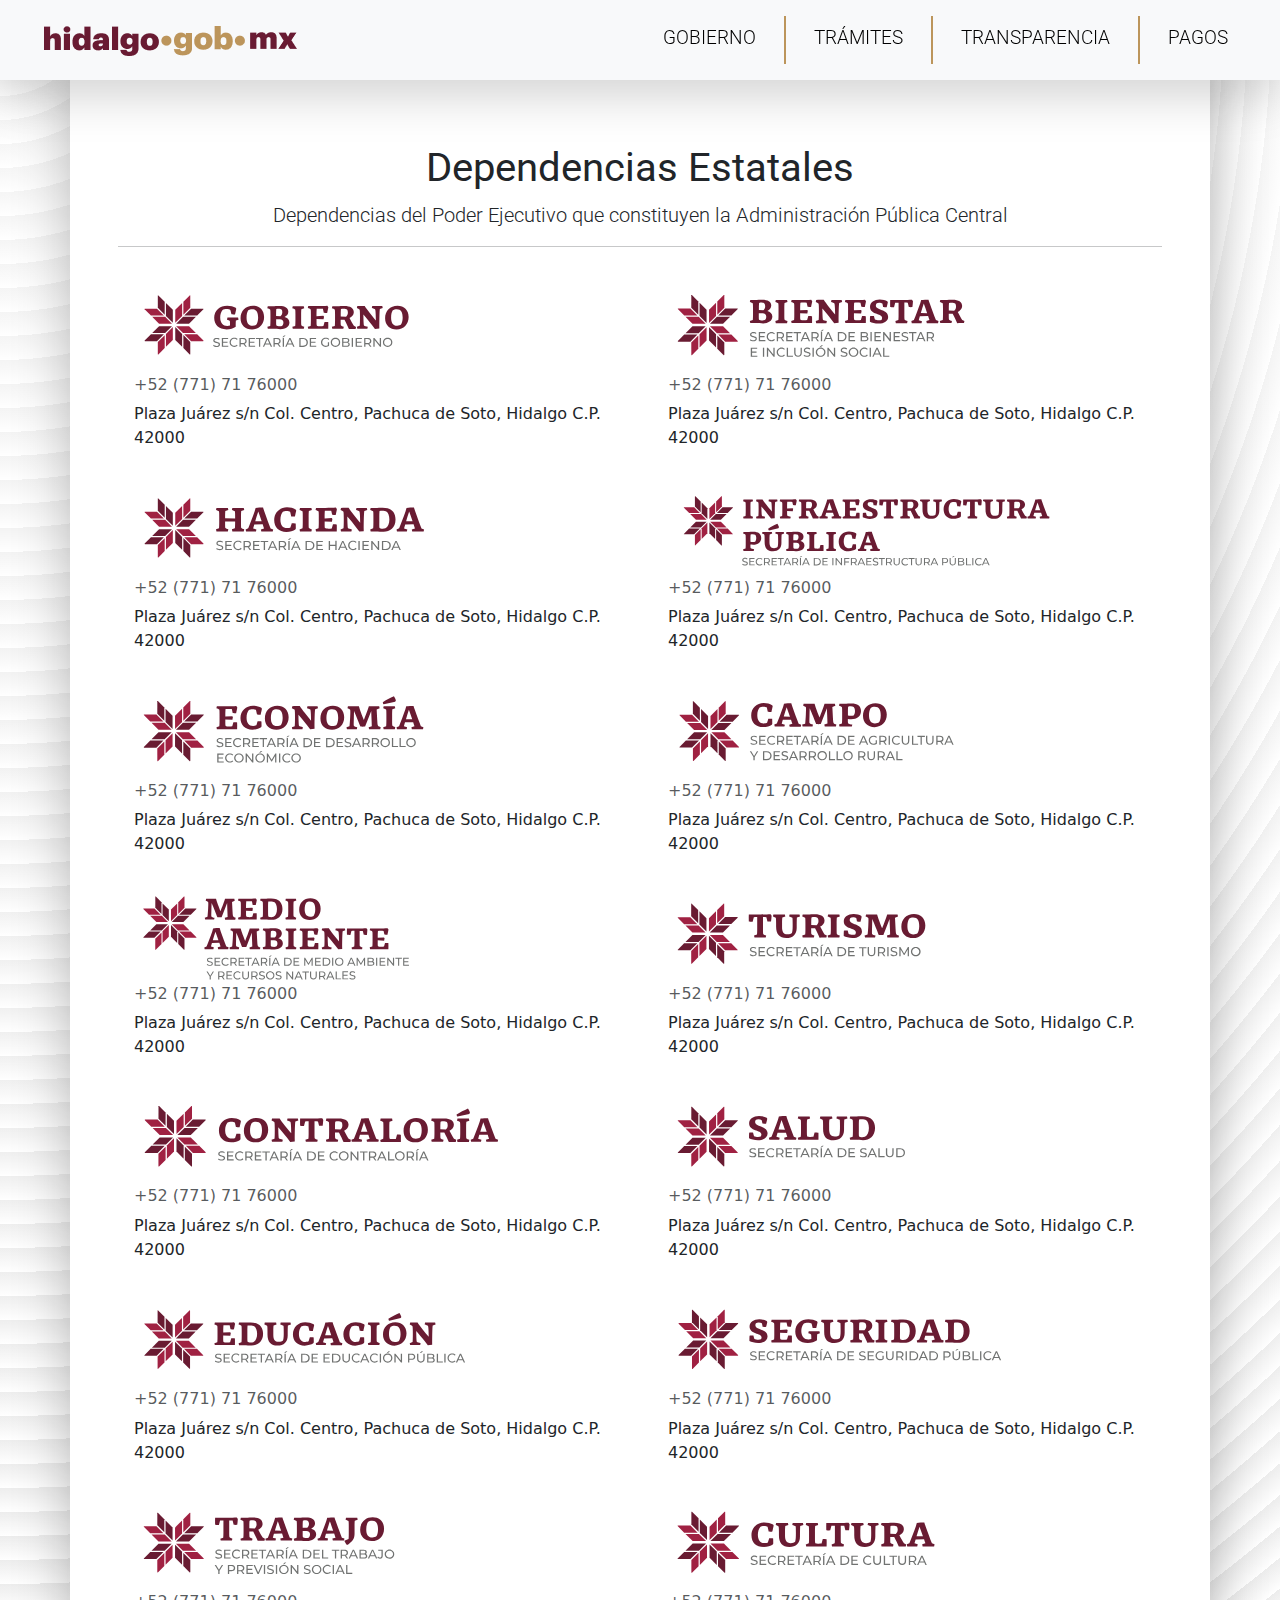
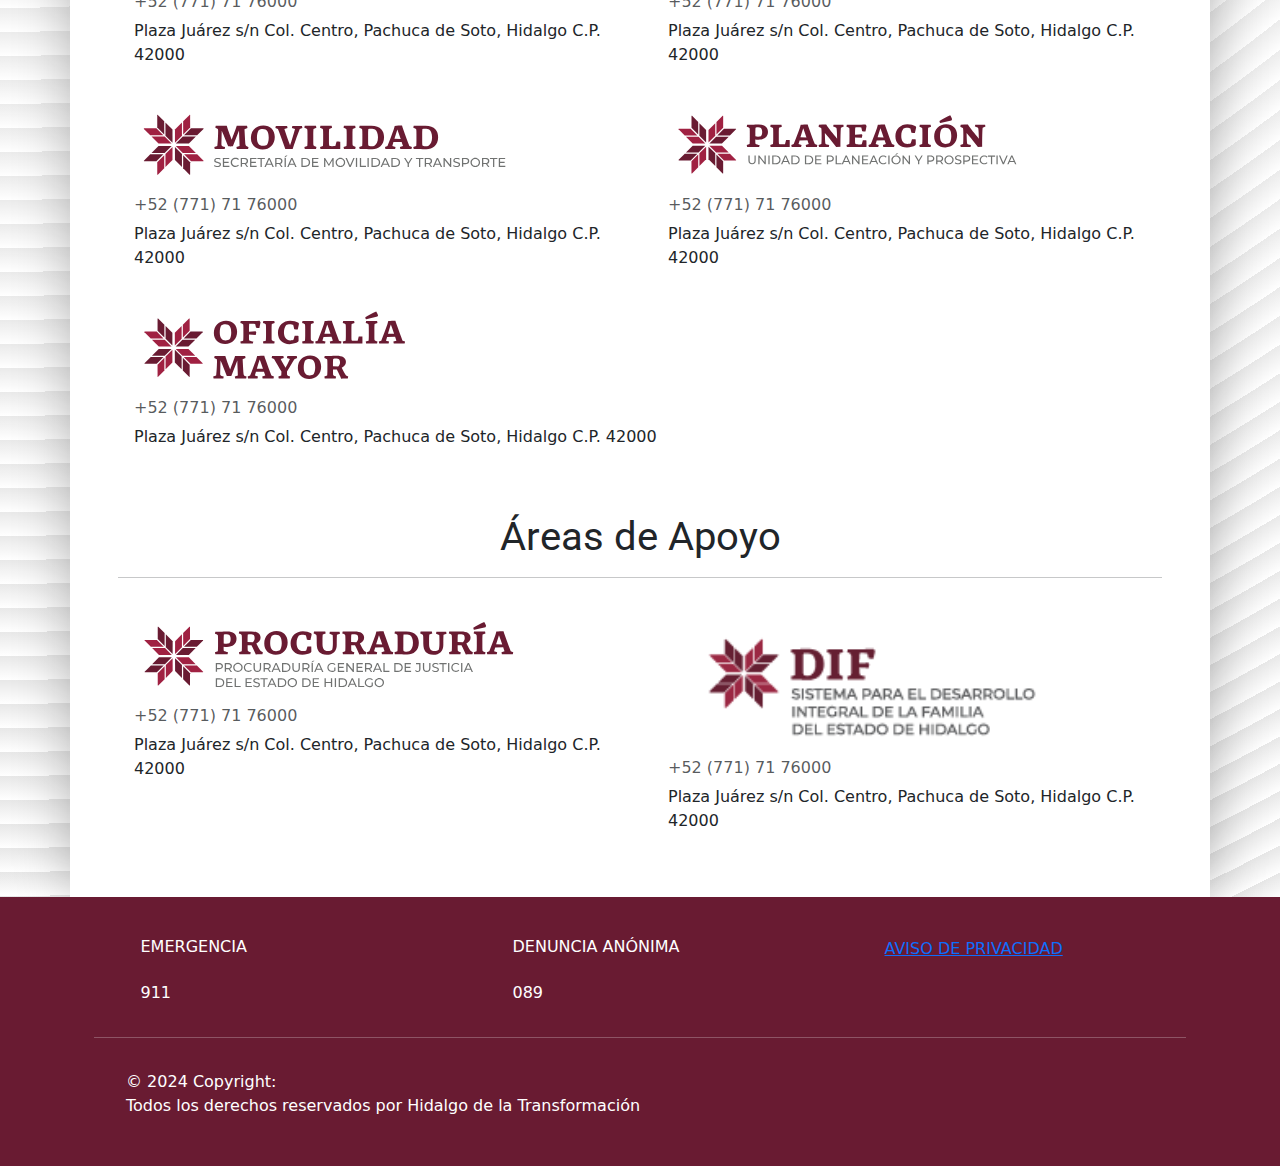
<file: Dependencias_Estatales.html>
<!doctype html>
<html lang="en">

<head>
    <meta charset="utf-8">
    <meta name="viewport" content="width=device-width, initial-scale=1">

    <!-- PESTAÑA NAVEGADOR -->
    <link rel="shortcut icon" type="image/x-icon" href="https://cdn.hidalgo.gob.mx/logo.png">
    <title>Gobierno del Estado de Hidalgo</title>

    <!-- ROBOTO GOOGLE -->
    <link rel="preconnect" href="https://fonts.googleapis.com">
    <link rel="preconnect" href="https://fonts.gstatic.com" crossorigin>
    <link href="CSS/google-fonts/Roboto.css" rel="stylesheet" type="text/css" />
    <link
        href="https://fonts.googleapis.com/css2?family=Roboto:ital,wght@0,100;0,300;0,400;0,500;0,700;0,900;1,100;1,300;1,400;1,500;1,700;1,900&display=swap"
        rel="stylesheet">

    <!-- CSS BOOTSTRAP -->
    <link href="https://cdn.jsdelivr.net/npm/bootstrap@5.3.3/dist/css/bootstrap.min.css" rel="stylesheet"
        integrity="sha384-QWTKZyjpPEjISv5WaRU9OFeRpok6YctnYmDr5pNlyT2bRjXh0JMhjY6hW+ALEwIH" crossorigin="anonymous">

    <!-- CSS -->
    <link href="CSS/colores.css" rel="stylesheet" type="text/css" />
    <link href="CSS/navbar.css" rel="stylesheet" type="text/css" />
    <link href="CSS/Dependencias.css" rel="stylesheet" type="text/css" />
    <link href="CSS/google-fonts/Roboto.css" rel="stylesheet" type="text/css" />
</head>

<body>
    <nav class="navbar navbar-expand-lg bg-body-tertiary fixed-top shadow-lg">
        <div class="container-fluid m-2">
            <a class="navbar-brand ms-4" href="index.html">
                <img src="IMG/logo.png" />
            </a>
            <button class="navbar-toggler" type="button" data-bs-toggle="collapse" data-bs-target="#navbarNav"
                aria-controls="navbarNav" aria-expanded="false" aria-label="Toggle navigation">
                <span class="navbar-toggler-icon"></span>
            </button>


            <div class="collapse navbar-collapse justify-content-end me-4" id="navbarNav">
                <ul class="navbar-nav">
                    <li class="nav-item">
                        <a class="nav-link nav-item-custom" data-bs-toggle="modal"
                            data-bs-target="#modalGob">GOBIERNO</a>
                    </li>
                    <li class="nav-item">
                        <div class="lineaVerticalNav"></div>
                    </li>
                    <li class="nav-item">
                        <a class="nav-link nav-item-custom" href="#">TRÁMITES</a>
                    </li>
                    <li class="nav-item">
                        <div class="lineaVerticalNav"></div>
                    </li>
                    <li class="nav-item">
                        <a class="nav-link nav-item-custom" href="#">TRANSPARENCIA</a>
                    </li>
                    <li class="nav-item">
                        <div class="lineaVerticalNav"></div>
                    </li>
                    <li class="nav-item">
                        <a class="nav-link nav-item-custom" href="#">PAGOS</a>
                    </li>
                </ul>
            </div>
        </div>
    </nav>

    <div class="col-12">
        <div class="container p-5 fondoDiv mt-5">
            <div class="text-center">
                <h1 class="roboto-regular fs-1 mt-5">Dependencias Estatales</h1>
                <p class="roboto-light fs-5">Dependencias del Poder Ejecutivo que constituyen la Administración Pública
                    Central</p>
                <hr>
            </div>
            <div>
                <div class="row">
                    <div class="col">
                        <div class="card cardEstiloDep">
                            <div class="card-body">
                                <img src="IMG/Dep_Est/1.svg" />
                                <h6 class="card-subtitle mb-2 text-body-secondary">+52 (771) 71 76000</h6>
                                <p class="card-text">Plaza Juárez s/n Col. Centro, Pachuca de Soto, Hidalgo C.P. 42000
                                </p>
                            </div>
                        </div>
                        <div class="card cardEstiloDep">
                            <div class="card-body">
                                <img src="IMG/Dep_Est/2.svg" />
                                <h6 class="card-subtitle mb-2 text-body-secondary">+52 (771) 71 76000</h6>
                                <p class="card-text">Plaza Juárez s/n Col. Centro, Pachuca de Soto, Hidalgo C.P. 42000
                                </p>
                            </div>
                        </div>
                    </div>
                    <div class="col">
                        <div class="card cardEstiloDep">
                            <div class="card-body">
                                <img src="IMG/Dep_Est/3.svg" />
                                <h6 class="card-subtitle mb-2 text-body-secondary">+52 (771) 71 76000</h6>
                                <p class="card-text">Plaza Juárez s/n Col. Centro, Pachuca de Soto, Hidalgo C.P. 42000
                                </p>
                            </div>
                        </div>
                        <div class="card cardEstiloDep">
                            <div class="card-body">
                                <img src="IMG/Dep_Est/4.svg" />
                                <h6 class="card-subtitle mb-2 text-body-secondary">+52 (771) 71 76000</h6>
                                <p class="card-text">Plaza Juárez s/n Col. Centro, Pachuca de Soto, Hidalgo C.P. 42000
                                </p>
                            </div>
                        </div>
                    </div>
                    <div class="col">
                        <div class="card cardEstiloDep">
                            <div class="card-body">
                                <img src="IMG/Dep_Est/5.svg" />
                                <h6 class="card-subtitle mb-2 text-body-secondary">+52 (771) 71 76000</h6>
                                <p class="card-text">Plaza Juárez s/n Col. Centro, Pachuca de Soto, Hidalgo C.P. 42000
                                </p>
                            </div>
                        </div>
                        <div class="card cardEstiloDep">
                            <div class="card-body">
                                <img src="IMG/Dep_Est/6.svg" />
                                <h6 class="card-subtitle mb-2 text-body-secondary">+52 (771) 71 76000</h6>
                                <p class="card-text">Plaza Juárez s/n Col. Centro, Pachuca de Soto, Hidalgo C.P. 42000
                                </p>
                            </div>
                        </div>
                    </div>
                    <div class="col">
                        <div class="card cardEstiloDep">
                            <div class="card-body">
                                <img src="IMG/Dep_Est/7.svg" />
                                <h6 class="card-subtitle mb-2 text-body-secondary">+52 (771) 71 76000</h6>
                                <p class="card-text">Plaza Juárez s/n Col. Centro, Pachuca de Soto, Hidalgo C.P. 42000
                                </p>
                            </div>
                        </div>
                        <div class="card cardEstiloDep">
                            <div class="card-body">
                                <img src="IMG/Dep_Est/8.svg" />
                                <h6 class="card-subtitle mb-2 text-body-secondary">+52 (771) 71 76000</h6>
                                <p class="card-text">Plaza Juárez s/n Col. Centro, Pachuca de Soto, Hidalgo C.P. 42000
                                </p>
                            </div>
                        </div>
                    </div>
                    <div class="col">
                        <div class="card cardEstiloDep">
                            <div class="card-body">
                                <img src="IMG/Dep_Est/9.svg" />
                                <h6 class="card-subtitle mb-2 text-body-secondary">+52 (771) 71 76000</h6>
                                <p class="card-text">Plaza Juárez s/n Col. Centro, Pachuca de Soto, Hidalgo C.P. 42000
                                </p>
                            </div>
                        </div>
                        <div class="card cardEstiloDep">
                            <div class="card-body">
                                <img src="IMG/Dep_Est/10.svg" />
                                <h6 class="card-subtitle mb-2 text-body-secondary">+52 (771) 71 76000</h6>
                                <p class="card-text">Plaza Juárez s/n Col. Centro, Pachuca de Soto, Hidalgo C.P. 42000
                                </p>
                            </div>
                        </div>
                    </div>
                    <div class="col">
                        <div class="card cardEstiloDep">
                            <div class="card-body">
                                <img src="IMG/Dep_Est/11.svg" />
                                <h6 class="card-subtitle mb-2 text-body-secondary">+52 (771) 71 76000</h6>
                                <p class="card-text">Plaza Juárez s/n Col. Centro, Pachuca de Soto, Hidalgo C.P. 42000
                                </p>
                            </div>
                        </div>
                        <div class="card cardEstiloDep">
                            <div class="card-body">
                                <img src="IMG/Dep_Est/12.svg" />
                                <h6 class="card-subtitle mb-2 text-body-secondary">+52 (771) 71 76000</h6>
                                <p class="card-text">Plaza Juárez s/n Col. Centro, Pachuca de Soto, Hidalgo C.P. 42000
                                </p>
                            </div>
                        </div>
                    </div>
                    <div class="col">
                        <div class="card cardEstiloDep">
                            <div class="card-body">
                                <img src="IMG/Dep_Est/13.svg" />
                                <h6 class="card-subtitle mb-2 text-body-secondary">+52 (771) 71 76000</h6>
                                <p class="card-text">Plaza Juárez s/n Col. Centro, Pachuca de Soto, Hidalgo C.P. 42000
                                </p>
                            </div>
                        </div>
                        <div class="card cardEstiloDep">
                            <div class="card-body">
                                <img src="IMG/Dep_Est/14.svg" />
                                <h6 class="card-subtitle mb-2 text-body-secondary">+52 (771) 71 76000</h6>
                                <p class="card-text">Plaza Juárez s/n Col. Centro, Pachuca de Soto, Hidalgo C.P. 42000
                                </p>
                            </div>
                        </div>
                    </div>
                    <div class="col">
                        <div class="card cardEstiloDep">
                            <div class="card-body">
                                <img src="IMG/Dep_Est/15.svg" />
                                <h6 class="card-subtitle mb-2 text-body-secondary">+52 (771) 71 76000</h6>
                                <p class="card-text">Plaza Juárez s/n Col. Centro, Pachuca de Soto, Hidalgo C.P. 42000
                                </p>
                            </div>
                        </div>
                        <div class="card cardEstiloDep">
                            <div class="card-body">
                                <img src="IMG/Dep_Est/16.svg" />
                                <h6 class="card-subtitle mb-2 text-body-secondary">+52 (771) 71 76000</h6>
                                <p class="card-text">Plaza Juárez s/n Col. Centro, Pachuca de Soto, Hidalgo C.P. 42000
                                </p>
                            </div>
                        </div>
                    </div>
                    <div class="col">
                        <div class="card cardEstiloDep">
                            <div class="card-body">
                                <img src="IMG/Dep_Est/17.svg" />
                                <h6 class="card-subtitle mb-2 text-body-secondary">+52 (771) 71 76000</h6>
                                <p class="card-text">Plaza Juárez s/n Col. Centro, Pachuca de Soto, Hidalgo C.P. 42000
                                </p>
                            </div>
                        </div>
                    </div>
                </div>
            </div>

            <div class="text-center">
                <h1 class="roboto-regular fs-1 mt-5">Áreas de Apoyo</h1>
                <hr>
            </div>
            <div class="row">
                <div class="col">
                    <div class="card cardEstiloDep">
                        <div class="card-body">
                            <img src="IMG/Dep_Est/ap_1.svg" />
                            <h6 class="card-subtitle mb-2 text-body-secondary">+52 (771) 71 76000</h6>
                            <p class="card-text">Plaza Juárez s/n Col. Centro, Pachuca de Soto, Hidalgo C.P. 42000
                            </p>
                        </div>
                    </div>
                </div>
                <div class="col">
                    <div class="card cardEstiloDep">
                        <div class="card-body">
                            <img src="IMG/Dep_Est/ap_2.png" />
                            <h6 class="card-subtitle mb-2 text-body-secondary">+52 (771) 71 76000</h6>
                            <p class="card-text">Plaza Juárez s/n Col. Centro, Pachuca de Soto, Hidalgo C.P. 42000
                            </p>
                        </div>
                    </div>
                </div>
            </div>
        </div>

        <footer class="text-center text-lg-start text-white">
            <div class="container p-4 pb-0">
                <section class="">
                    <div class="row">
                        <div class="col-md-3 col-lg-3 col-xl-3 mx-auto mt-3">
                            <h6 class="text-uppercase mb-4 font-weight-bold">
                                Emergencia
                            </h6>
                            <p>
                                911
                            </p>
                        </div>
    
                        <hr class="w-100 clearfix d-md-none" />
    
                        <div class="col-md-3 col-lg-3 col-xl-3 mx-auto mt-3">
                            <h6 class="text-uppercase mb-4 font-weight-bold">
                                Denuncia Anónima
                            </h6>
                            <p>
                                089
                            </p>
                        </div>
    
                        <hr class="w-100 clearfix d-md-none" />
    
                        <div class="col-md-3 col-lg-3 col-xl-3 mx-auto mt-3">
                            <a class="text-uppercase mb-4 font-weight-bold" href="Aviso.pdf">          
                                Aviso de Privacidad              
                            </a>
                        </div>
                    </div>
                </section>
    
                <hr class="my-3">
    
                <section class="p-3 pt-0">
                    <div class="row d-flex align-items-center">
                        <div class="col-md-7 col-lg-8 text-center text-md-start">
                            <div class="p-3">
                                © 2024 Copyright:
                                <p class="text-white">Todos los derechos reservados por Hidalgo de la Transformación</p>
                            </div>
                        </div>
                    </div>
                </section>
            </div>
        </footer>

        <!-- Modal Gobierno -->
        <div class="modal fade" id="modalGob" tabindex="-1">
            <div class="modal-dialog">
                <div class="modal-content">
                    <div class="modal-header">
                        <h1 class="modal-title fs-5" id="exampleModalLabel">Gobierno</h1>
                        <button type="button" class="btn-close" data-bs-dismiss="modal" aria-label="Close"></button>
                    </div>
                    <div class="modal-body text-center">
                        <ul class="list-group list-group-flush">
                            <li class="list-group-item" onclick="location.href = 'Gobernador.html'">Gobernador</li>
                            <li class="list-group-item" onclick="location.href = 'Dependencias_Estatales.html'">
                                Dependencias Estatales</li>
                            <li class="list-group-item" onclick="location.href = 'Dependencias_Federales.html'">
                                Dependencias Federales</li>
                            <li class="list-group-item" onclick="location.href = 'Gabinete.html'">
                                Gabinete</li>
                        </ul>
                    </div>
                </div>
            </div>
        </div>


        <script src="https://cdn.jsdelivr.net/npm/bootstrap@5.3.3/dist/js/bootstrap.bundle.min.js"
            integrity="sha384-YvpcrYf0tY3lHB60NNkmXc5s9fDVZLESaAA55NDzOxhy9GkcIdslK1eN7N6jIeHz"
            crossorigin="anonymous"></script>
</body>

</html>
</file>
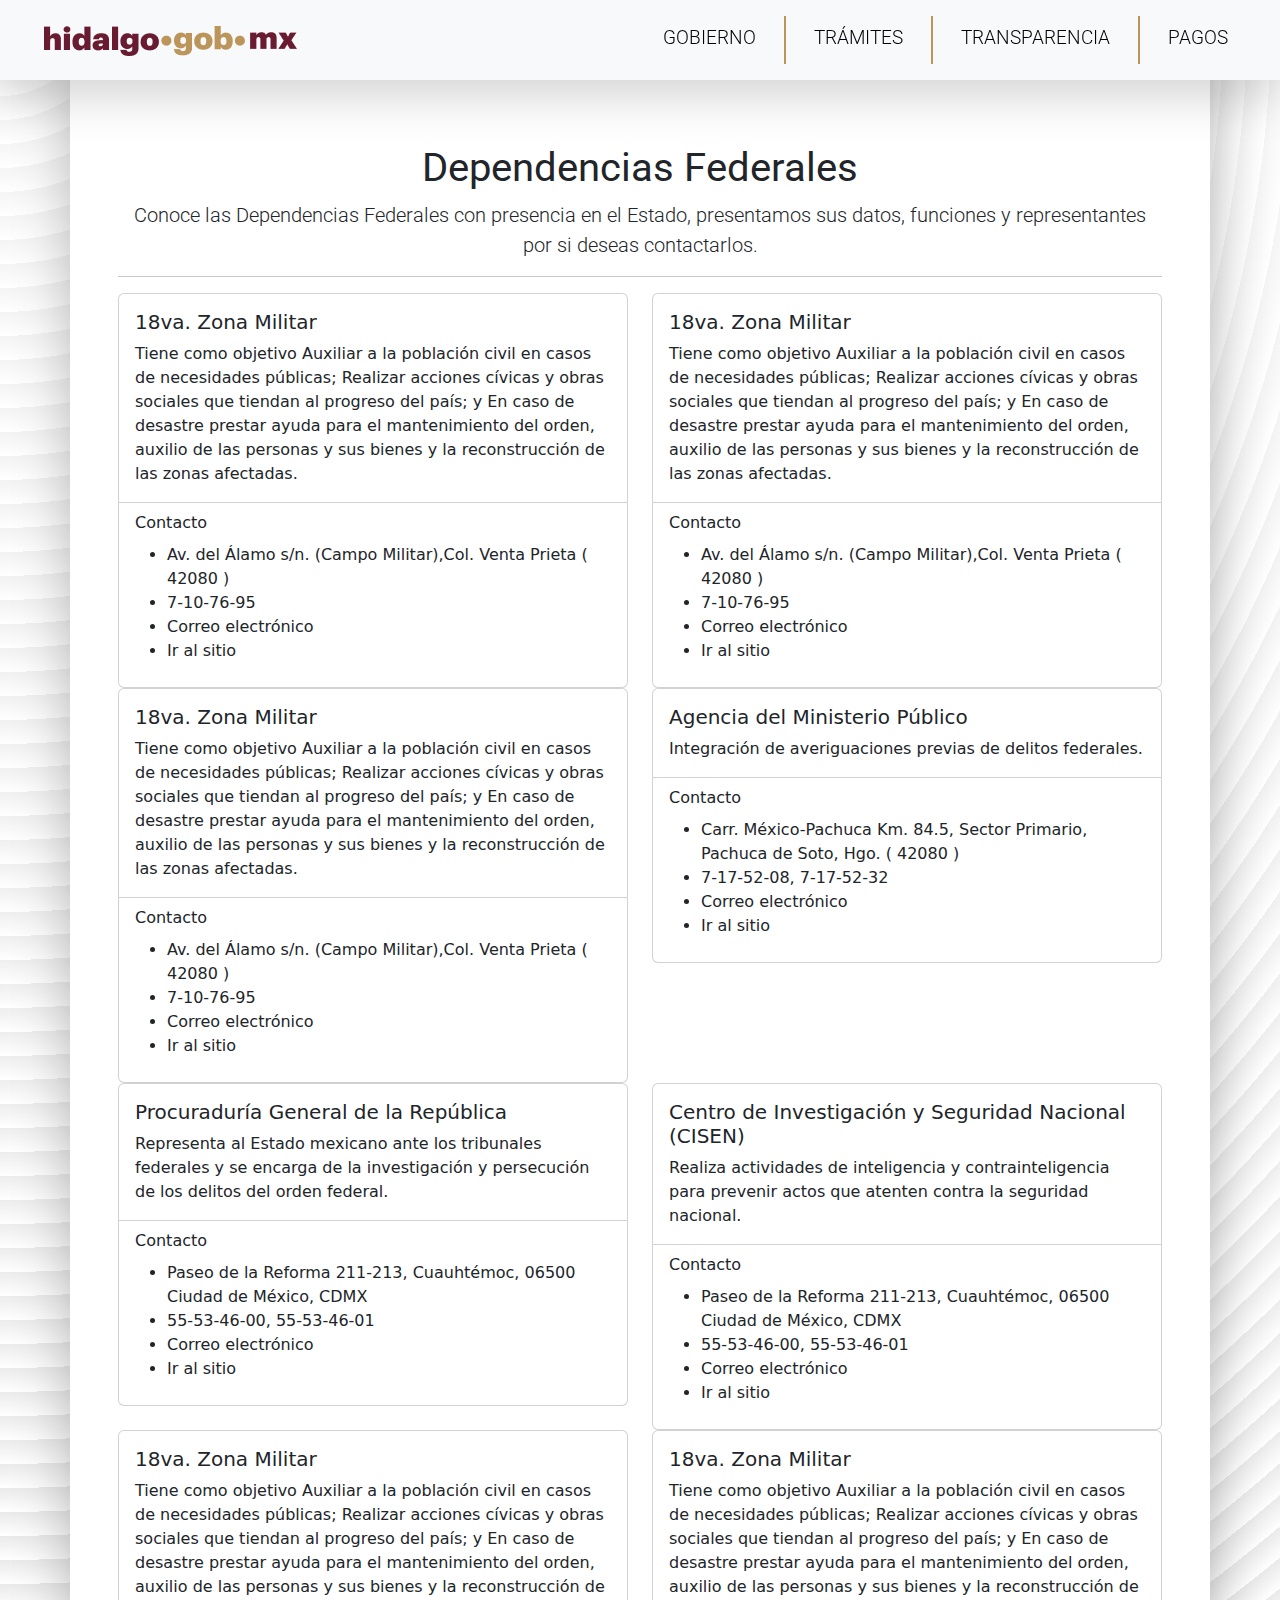
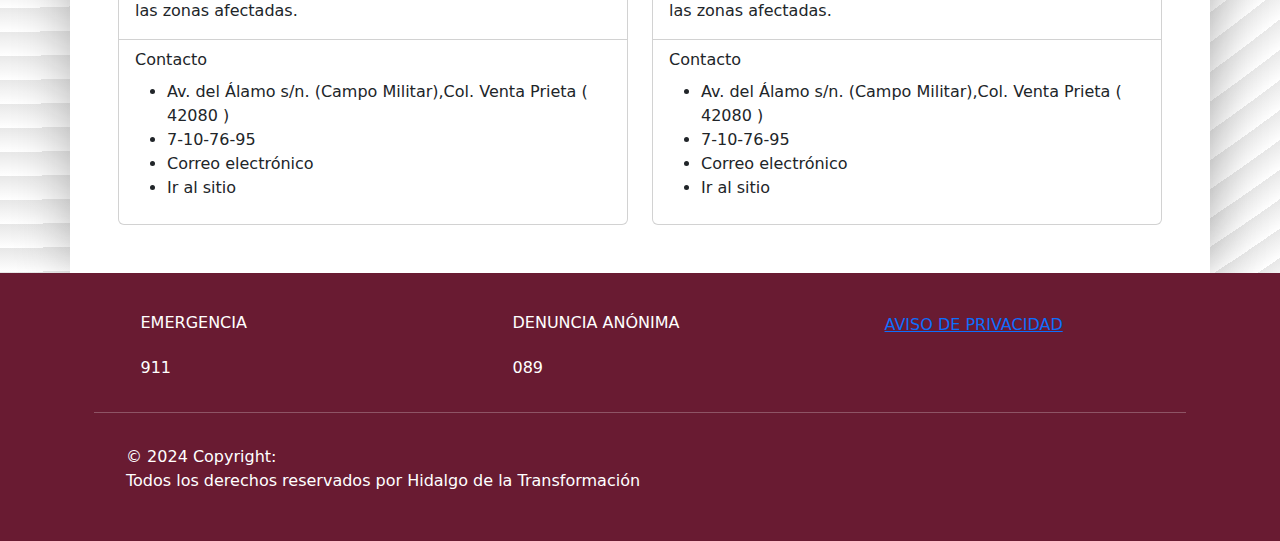
<file: Dependencias_Federales.html>
<!doctype html>
<html lang="en">

<head>
    <meta charset="utf-8">
    <meta name="viewport" content="width=device-width, initial-scale=1">

    <!-- PESTAÑA NAVEGADOR -->
    <link rel="shortcut icon" type="image/x-icon" href="https://cdn.hidalgo.gob.mx/logo.png">
    <title>Gobierno del Estado de Hidalgo</title>

    <!-- ROBOTO GOOGLE -->
    <link rel="preconnect" href="https://fonts.googleapis.com">
    <link rel="preconnect" href="https://fonts.gstatic.com" crossorigin>
    <link href="CSS/google-fonts/Roboto.css" rel="stylesheet" type="text/css" />
    <link
        href="https://fonts.googleapis.com/css2?family=Roboto:ital,wght@0,100;0,300;0,400;0,500;0,700;0,900;1,100;1,300;1,400;1,500;1,700;1,900&display=swap"
        rel="stylesheet">

    <!-- CSS BOOTSTRAP -->
    <link href="https://cdn.jsdelivr.net/npm/bootstrap@5.3.3/dist/css/bootstrap.min.css" rel="stylesheet"
        integrity="sha384-QWTKZyjpPEjISv5WaRU9OFeRpok6YctnYmDr5pNlyT2bRjXh0JMhjY6hW+ALEwIH" crossorigin="anonymous">

    <!-- CSS -->
    <link href="CSS/colores.css" rel="stylesheet" type="text/css" />
    <link href="CSS/navbar.css" rel="stylesheet" type="text/css" />
    <link href="CSS/Dependencias.css" rel="stylesheet" type="text/css" />
    <link href="CSS/google-fonts/Roboto.css" rel="stylesheet" type="text/css" />
</head>

<body>
    <nav class="navbar navbar-expand-lg bg-body-tertiary fixed-top shadow-lg">
        <div class="container-fluid m-2">
            <a class="navbar-brand ms-4" href="index.html">
                <img src="IMG/logo.png" />
            </a>
            <button class="navbar-toggler" type="button" data-bs-toggle="collapse" data-bs-target="#navbarNav"
                aria-controls="navbarNav" aria-expanded="false" aria-label="Toggle navigation">
                <span class="navbar-toggler-icon"></span>
            </button>


            <div class="collapse navbar-collapse justify-content-end me-4" id="navbarNav">
                <ul class="navbar-nav">
                    <li class="nav-item">
                        <a class="nav-link nav-item-custom" data-bs-toggle="modal"
                            data-bs-target="#modalGob">GOBIERNO</a>
                    </li>
                    <li class="nav-item">
                        <div class="lineaVerticalNav"></div>
                    </li>
                    <li class="nav-item">
                        <a class="nav-link nav-item-custom" href="#">TRÁMITES</a>
                    </li>
                    <li class="nav-item">
                        <div class="lineaVerticalNav"></div>
                    </li>
                    <li class="nav-item">
                        <a class="nav-link nav-item-custom" href="#">TRANSPARENCIA</a>
                    </li>
                    <li class="nav-item">
                        <div class="lineaVerticalNav"></div>
                    </li>
                    <li class="nav-item">
                        <a class="nav-link nav-item-custom" href="#">PAGOS</a>
                    </li>
                </ul>
            </div>
        </div>
    </nav>

    <div class="col-12">
        <div class="container p-5 fondoDiv mt-5">
            <div class="text-center">
                <h1 class="roboto-regular fs-1 mt-5">Dependencias Federales</h1>
                <p class="roboto-light fs-5">Conoce las Dependencias Federales con presencia en el Estado, presentamos
                    sus datos, funciones y representantes por si deseas contactarlos.</p>
                <hr>
            </div>
            <div>
                <div class="row">
                    <div class="col">
                        <div class="card">
                            <div class="card-body">
                                <h5 class="card-title">18va. Zona Militar</h5>
                                <p class="card-text">Tiene como objetivo Auxiliar a la población civil en casos de
                                    necesidades públicas; Realizar acciones cívicas y obras sociales que tiendan al
                                    progreso del país; y En caso de desastre prestar ayuda para el mantenimiento del
                                    orden, auxilio de las personas y sus bienes y la reconstrucción de las zonas
                                    afectadas.
                                </p>
                            </div>
                            <div class="card-footer bg-transparent">
                                <p class="card-title">Contacto</p>
                                <ul>
                                    <li>Av. del Álamo s/n. (Campo Militar),Col. Venta Prieta ( 42080 )</li>
                                    <li>7-10-76-95</li>
                                    <li>Correo electrónico</li>
                                    <li>Ir al sitio</li>
                                </ul>
                            </div>
                        </div>
                    </div>
                    <div class="col">
                        <div class="card">
                            <div class="card-body">
                                <h5 class="card-title">18va. Zona Militar</h5>
                                <p class="card-text">Tiene como objetivo Auxiliar a la población civil en casos de
                                    necesidades públicas; Realizar acciones cívicas y obras sociales que tiendan al
                                    progreso del país; y En caso de desastre prestar ayuda para el mantenimiento del
                                    orden, auxilio de las personas y sus bienes y la reconstrucción de las zonas
                                    afectadas.
                                </p>
                            </div>
                            <div class="card-footer bg-transparent">
                                <p class="card-title">Contacto</p>
                                <ul>
                                    <li>Av. del Álamo s/n. (Campo Militar),Col. Venta Prieta ( 42080 )</li>
                                    <li>7-10-76-95</li>
                                    <li>Correo electrónico</li>
                                    <li>Ir al sitio</li>
                                </ul>
                            </div>
                        </div>
                    </div>
                </div>
                <div class="row">
                    <div class="col">
                        <div class="card">
                            <div class="card-body">
                                <h5 class="card-title">18va. Zona Militar</h5>
                                <p class="card-text">Tiene como objetivo Auxiliar a la población civil en casos de necesidades públicas; Realizar acciones cívicas y obras sociales que tiendan al progreso del país; y En caso de desastre prestar ayuda para el mantenimiento del orden, auxilio de las personas y sus bienes y la reconstrucción de las zonas afectadas.</p>
                            </div>
                            <div class="card-footer bg-transparent">
                                <p class="card-title">Contacto</p>
                                <ul>
                                    <li>Av. del Álamo s/n. (Campo Militar),Col. Venta Prieta ( 42080 )</li>
                                    <li>7-10-76-95</li>
                                    <li>Correo electrónico</li>
                                    <li>Ir al sitio</li>
                                </ul>
                            </div>
                        </div>
                    </div>
                    <div class="col">
                        <div class="card">
                            <div class="card-body">
                                <h5 class="card-title">Agencia del Ministerio Público</h5>
                                <p class="card-text">Integración de averiguaciones previas de delitos federales.</p>
                            </div>
                            <div class="card-footer bg-transparent">
                                <p class="card-title">Contacto</p>
                                <ul>
                                    <li>Carr. México-Pachuca Km. 84.5, Sector Primario, Pachuca de Soto, Hgo. ( 42080 )</li>
                                    <li>7-17-52-08, 7-17-52-32</li>
                                    <li>Correo electrónico</li>
                                    <li>Ir al sitio</li>
                                </ul>
                            </div>
                        </div>
                    </div>
                </div>
                
                <div class="row">
                    <div class="col">
                        <div class="card">
                            <div class="card-body">
                                <h5 class="card-title">Procuraduría General de la República</h5>
                                <p class="card-text">Representa al Estado mexicano ante los tribunales federales y se encarga de la investigación y persecución de los delitos del orden federal.</p>
                            </div>
                            <div class="card-footer bg-transparent">
                                <p class="card-title">Contacto</p>
                                <ul>
                                    <li>Paseo de la Reforma 211-213, Cuauhtémoc, 06500 Ciudad de México, CDMX</li>
                                    <li>55-53-46-00, 55-53-46-01</li>
                                    <li>Correo electrónico</li>
                                    <li>Ir al sitio</li>
                                </ul>
                            </div>
                        </div>
                    </div>
                    <div class="col">
                        <div class="card">
                            <div class="card-body">
                                <h5 class="card-title">Centro de Investigación y Seguridad Nacional (CISEN)</h5>
                                <p class="card-text">Realiza actividades de inteligencia y contrainteligencia para prevenir actos que atenten contra la seguridad nacional.</p>
                            </div>
                            <div class="card-footer bg-transparent">
                                <p class="card-title">Contacto</p>
                                <ul>
                                    <li>Paseo de la Reforma 211-213, Cuauhtémoc, 06500 Ciudad de México, CDMX</li>
                                    <li>55-53-46-00, 55-53-46-01</li>
                                    <li>Correo electrónico</li>
                                    <li>Ir al sitio</li>
                                </ul>
                            </div>
                        </div>
                    </div>
                </div>
                
                <div class="row">
                    <div class="col">
                        <div class="card">
                            <div class="card-body">
                                <h5 class="card-title">18va. Zona Militar</h5>
                                <p class="card-text">Tiene como objetivo Auxiliar a la población civil en casos de
                                    necesidades públicas; Realizar acciones cívicas y obras sociales que tiendan al
                                    progreso del país; y En caso de desastre prestar ayuda para el mantenimiento del
                                    orden, auxilio de las personas y sus bienes y la reconstrucción de las zonas
                                    afectadas.
                                </p>
                            </div>
                            <div class="card-footer bg-transparent">
                                <p class="card-title">Contacto</p>
                                <ul>
                                    <li>Av. del Álamo s/n. (Campo Militar),Col. Venta Prieta ( 42080 )</li>
                                    <li>7-10-76-95</li>
                                    <li>Correo electrónico</li>
                                    <li>Ir al sitio</li>
                                </ul>
                            </div>
                        </div>
                    </div>
                    <div class="col">
                        <div class="card">
                            <div class="card-body">
                                <h5 class="card-title">18va. Zona Militar</h5>
                                <p class="card-text">Tiene como objetivo Auxiliar a la población civil en casos de
                                    necesidades públicas; Realizar acciones cívicas y obras sociales que tiendan al
                                    progreso del país; y En caso de desastre prestar ayuda para el mantenimiento del
                                    orden, auxilio de las personas y sus bienes y la reconstrucción de las zonas
                                    afectadas.
                                </p>
                            </div>
                            <div class="card-footer bg-transparent">
                                <p class="card-title">Contacto</p>
                                <ul>
                                    <li>Av. del Álamo s/n. (Campo Militar),Col. Venta Prieta ( 42080 )</li>
                                    <li>7-10-76-95</li>
                                    <li>Correo electrónico</li>
                                    <li>Ir al sitio</li>
                                </ul>
                            </div>
                        </div>
                    </div>
                </div>
            </div>
        </div>

        <footer class="text-center text-lg-start text-white">
            <div class="container p-4 pb-0">
                <section class="">
                    <div class="row">
                        <div class="col-md-3 col-lg-3 col-xl-3 mx-auto mt-3">
                            <h6 class="text-uppercase mb-4 font-weight-bold">
                                Emergencia
                            </h6>
                            <p>
                                911
                            </p>
                        </div>
    
                        <hr class="w-100 clearfix d-md-none" />
    
                        <div class="col-md-3 col-lg-3 col-xl-3 mx-auto mt-3">
                            <h6 class="text-uppercase mb-4 font-weight-bold">
                                Denuncia Anónima
                            </h6>
                            <p>
                                089
                            </p>
                        </div>
    
                        <hr class="w-100 clearfix d-md-none" />
    
                        <div class="col-md-3 col-lg-3 col-xl-3 mx-auto mt-3">
                            <a class="text-uppercase mb-4 font-weight-bold" href="Aviso.pdf">          
                                Aviso de Privacidad              
                            </a>
                        </div>
                    </div>
                </section>
    
                <hr class="my-3">
    
                <section class="p-3 pt-0">
                    <div class="row d-flex align-items-center">
                        <div class="col-md-7 col-lg-8 text-center text-md-start">
                            <div class="p-3">
                                © 2024 Copyright:
                                <p class="text-white">Todos los derechos reservados por Hidalgo de la Transformación</p>
                            </div>
                        </div>
                    </div>
                </section>
            </div>
        </footer>

        <!-- Modal Gobierno -->
        <div class="modal fade" id="modalGob" tabindex="-1">
            <div class="modal-dialog">
                <div class="modal-content">
                    <div class="modal-header">
                        <h1 class="modal-title fs-5" id="exampleModalLabel">Gobierno</h1>
                        <button type="button" class="btn-close" data-bs-dismiss="modal" aria-label="Close"></button>
                    </div>
                    <div class="modal-body text-center">
                        <ul class="list-group list-group-flush">
                            <li class="list-group-item" onclick="location.href = 'Gobernador.html'">Gobernador</li>
                            <li class="list-group-item" onclick="location.href = 'Dependencias_Estatales.html'">
                                Dependencias Estatales</li>
                            <li class="list-group-item" onclick="location.href = 'Dependencias_Federales.html'">
                                Dependencias Federales</li>
                                <li class="list-group-item"
                                onclick="location.href = 'Gabinete.html'">
                                Gabinete</li>
                        </ul>
                    </div>
                </div>
            </div>
        </div>


        <script src="https://cdn.jsdelivr.net/npm/bootstrap@5.3.3/dist/js/bootstrap.bundle.min.js"
            integrity="sha384-YvpcrYf0tY3lHB60NNkmXc5s9fDVZLESaAA55NDzOxhy9GkcIdslK1eN7N6jIeHz"
            crossorigin="anonymous"></script>
</body>

</html>
</file>
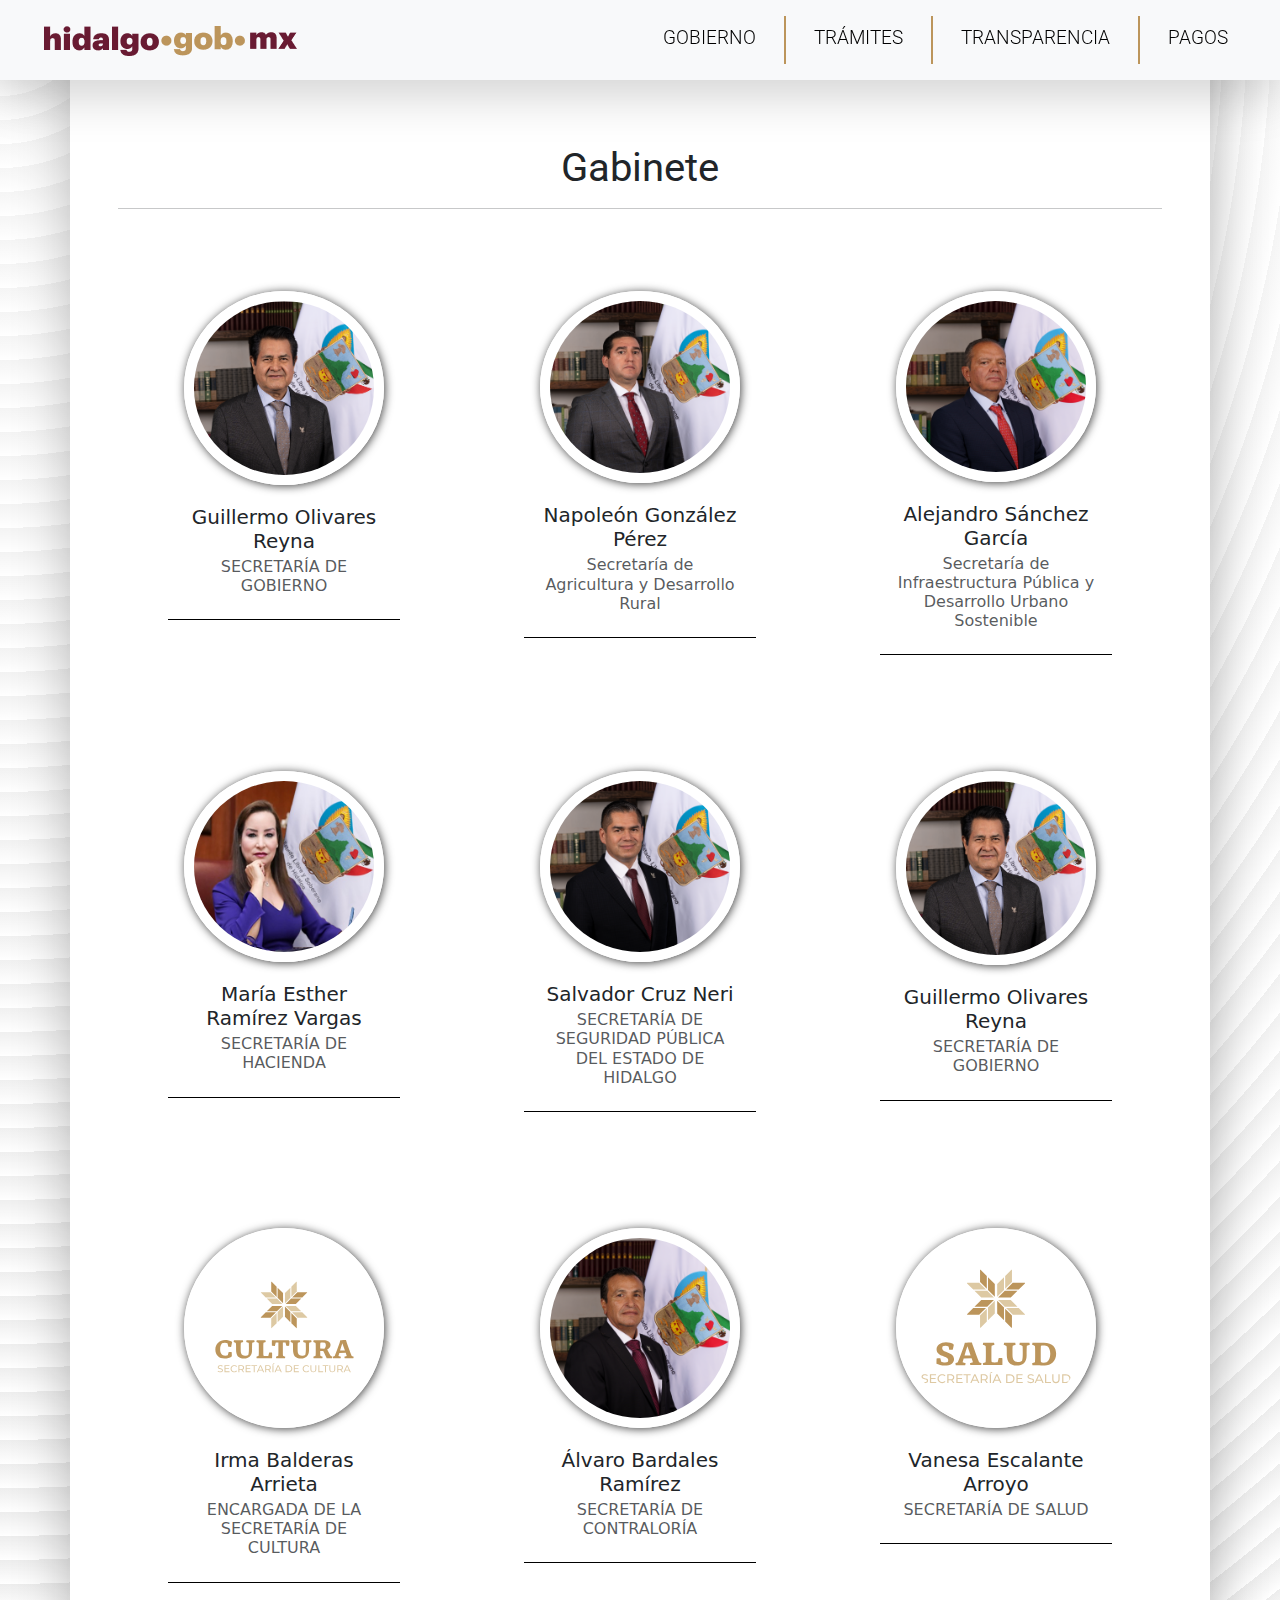
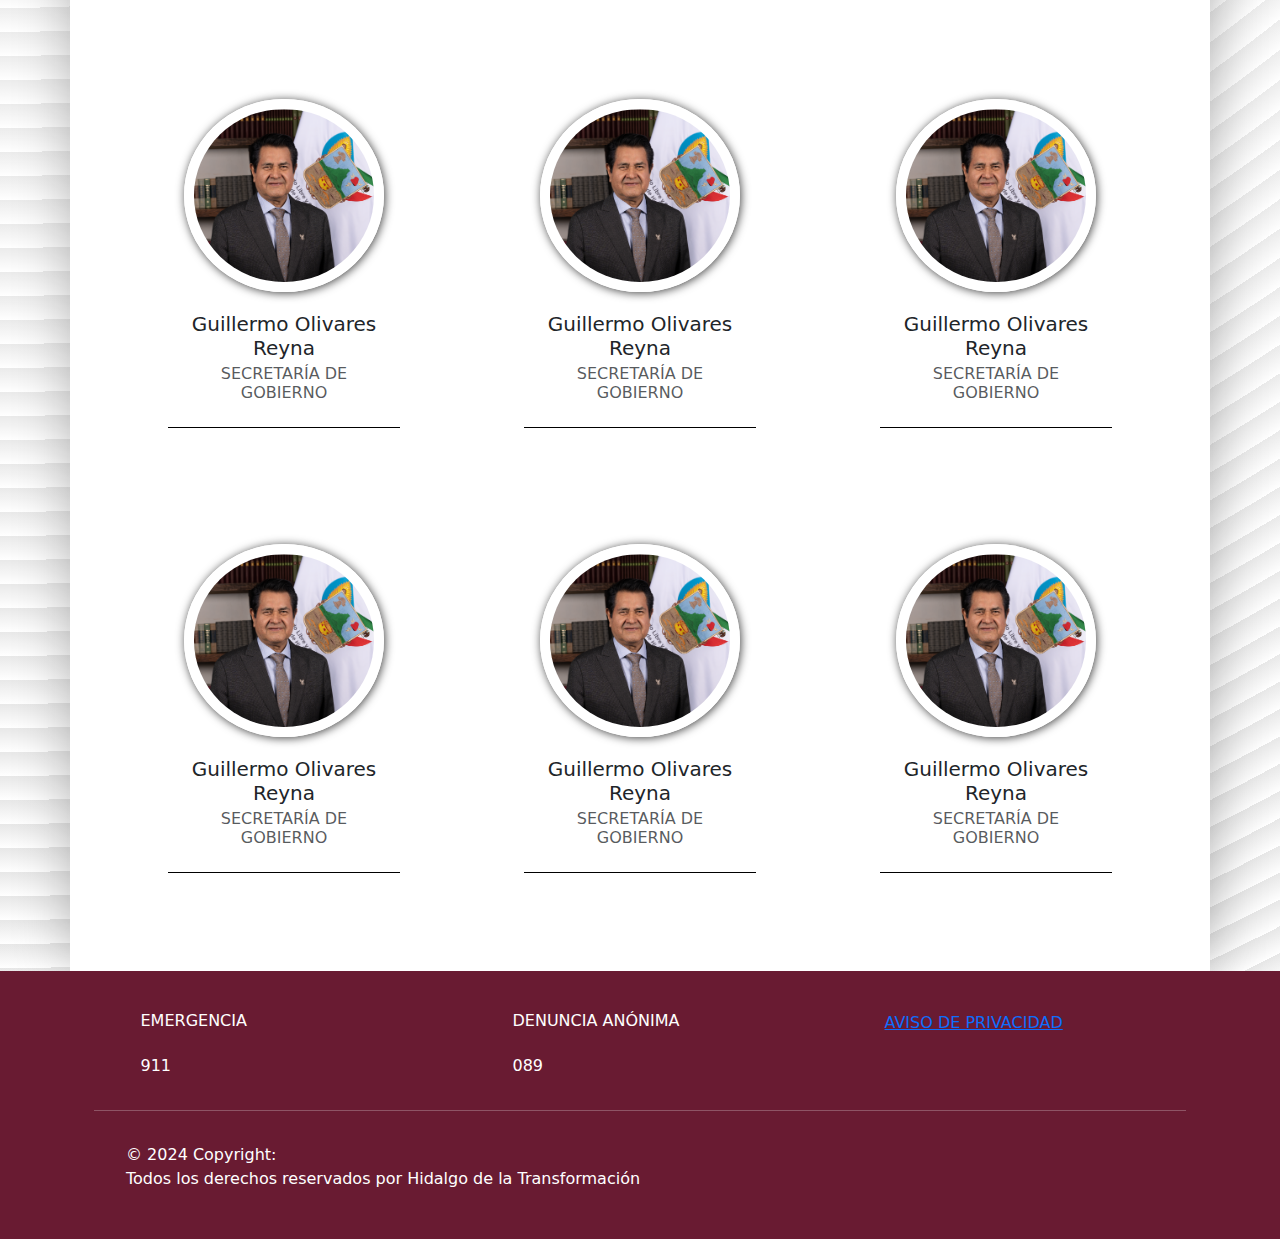
<file: Gabinete.html>
<!doctype html>
<html lang="en">

<head>
    <meta charset="utf-8">
    <meta name="viewport" content="width=device-width, initial-scale=1">

    <!-- PESTAÑA NAVEGADOR -->
    <link rel="shortcut icon" type="image/x-icon" href="https://cdn.hidalgo.gob.mx/logo.png">
    <title>Gobierno del Estado de Hidalgo</title>

    <!-- ROBOTO GOOGLE -->
    <link rel="preconnect" href="https://fonts.googleapis.com">
    <link rel="preconnect" href="https://fonts.gstatic.com" crossorigin>
    <link href="CSS/google-fonts/Roboto.css" rel="stylesheet" type="text/css" />
    <link
        href="https://fonts.googleapis.com/css2?family=Roboto:ital,wght@0,100;0,300;0,400;0,500;0,700;0,900;1,100;1,300;1,400;1,500;1,700;1,900&display=swap"
        rel="stylesheet">

    <!-- CSS BOOTSTRAP -->
    <link href="https://cdn.jsdelivr.net/npm/bootstrap@5.3.3/dist/css/bootstrap.min.css" rel="stylesheet"
        integrity="sha384-QWTKZyjpPEjISv5WaRU9OFeRpok6YctnYmDr5pNlyT2bRjXh0JMhjY6hW+ALEwIH" crossorigin="anonymous">

    <!-- CSS -->
    <link href="CSS/colores.css" rel="stylesheet" type="text/css" />
    <link href="CSS/navbar.css" rel="stylesheet" type="text/css" />
    <link href="CSS/gobernador.css" rel="stylesheet" type="text/css" />
    <link href="CSS/gabinete.css" rel="stylesheet" type="text/css" />
    <link href="CSS/google-fonts/Roboto.css" rel="stylesheet" type="text/css" />
</head>

<body>
    <nav class="navbar navbar-expand-lg bg-body-tertiary fixed-top shadow-lg">
        <div class="container-fluid m-2">
            <a class="navbar-brand ms-4" href="index.html">
                <img src="IMG/logo.png" />
            </a>
            <button class="navbar-toggler" type="button" data-bs-toggle="collapse" data-bs-target="#navbarNav"
                aria-controls="navbarNav" aria-expanded="false" aria-label="Toggle navigation">
                <span class="navbar-toggler-icon"></span>
            </button>


            <div class="collapse navbar-collapse justify-content-end me-4" id="navbarNav">
                <ul class="navbar-nav">
                    <li class="nav-item">
                        <a class="nav-link nav-item-custom" data-bs-toggle="modal"
                            data-bs-target="#modalGob">GOBIERNO</a>
                    </li>
                    <li class="nav-item">
                        <div class="lineaVerticalNav"></div>
                    </li>
                    <li class="nav-item">
                        <a class="nav-link nav-item-custom" href="#">TRÁMITES</a>
                    </li>
                    <li class="nav-item">
                        <div class="lineaVerticalNav"></div>
                    </li>
                    <li class="nav-item">
                        <a class="nav-link nav-item-custom" href="#">TRANSPARENCIA</a>
                    </li>
                    <li class="nav-item">
                        <div class="lineaVerticalNav"></div>
                    </li>
                    <li class="nav-item">
                        <a class="nav-link nav-item-custom" href="#">PAGOS</a>
                    </li>
                </ul>
            </div>
        </div>
    </nav>

    <div class="col-12">
        <div class="container text-center p-5 fondoGober">
            <div class="text-center pt-5">
                <h1 class="roboto-regular fs-1 mt-5">Gabinete</h1>
                <hr>
            </div>

            <div class="row">
                <div class="col">
                    <div class="card">
                        <div class="card-body">
                            <img src="IMG/Gabinete/1.png" class="prfImg" />
                            <h5 class="card-title">Guillermo Olivares Reyna</h5>
                            <h6 class="card-subtitle mb-2 text-body-secondary">SECRETARÍA DE GOBIERNO</h6>
                        </div>
                    </div>
                </div>
                <div class="col">
                    <div class="card">
                        <div class="card-body">
                            <img src="IMG/Gabinete/3.png" class="prfImg" />
                            <h5 class="card-title">Napoleón González Pérez</h5>
                            <h6 class="card-subtitle mb-2 text-body-secondary">Secretaría de Agricultura y Desarrollo Rural</h6>
                        </div>
                    </div>
                </div>
                <div class="col">
                    <div class="card">
                        <div class="card-body">
                            <img src="IMG/Gabinete/4.png" class="prfImg" />
                            <h5 class="card-title">Alejandro Sánchez García</h5>
                            <h6 class="card-subtitle mb-2 text-body-secondary">Secretaría de Infraestructura Pública y Desarrollo Urbano Sostenible</h6>
                        </div>
                    </div>
                </div>
            </div>
            <div class="row">
                <div class="col">
                    <div class="card">
                        <div class="card-body">
                            <img src="IMG/Gabinete/2.jpg" class="prfImg" />
                            <h5 class="card-title">María Esther Ramírez Vargas</h5>
                            <h6 class="card-subtitle mb-2 text-body-secondary">SECRETARÍA DE HACIENDA</h6>
                        </div>
                    </div>
                </div>
                <div class="col">
                    <div class="card">
                        <div class="card-body">
                            <img src="IMG/Gabinete/5.png" class="prfImg" />
                            <h5 class="card-title">Salvador Cruz Neri</h5>
                            <h6 class="card-subtitle mb-2 text-body-secondary">SECRETARÍA DE SEGURIDAD PÚBLICA DEL ESTADO DE HIDALGO</h6>
                        </div>
                    </div>
                </div>
                <div class="col">
                    <div class="card">
                        <div class="card-body">
                            <img src="IMG/Gabinete/1.png" class="prfImg" />
                            <h5 class="card-title">Guillermo Olivares Reyna</h5>
                            <h6 class="card-subtitle mb-2 text-body-secondary">SECRETARÍA DE GOBIERNO</h6>
                        </div>
                    </div>
                </div>
            </div>
            <div class="row">
                <div class="col">
                    <div class="card">
                        <div class="card-body">
                            <img src="IMG/Gabinete/6.svg" class="prfImg" />
                            <h5 class="card-title">Irma Balderas Arrieta</h5>
                            <h6 class="card-subtitle mb-2 text-body-secondary">ENCARGADA DE LA SECRETARÍA DE CULTURA</h6>
                        </div>
                    </div>
                </div>
                <div class="col">
                    <div class="card">
                        <div class="card-body">
                            <img src="IMG/Gabinete/7.png" class="prfImg" />
                            <h5 class="card-title">Álvaro Bardales Ramírez</h5>
                            <h6 class="card-subtitle mb-2 text-body-secondary">SECRETARÍA DE CONTRALORÍA</h6>
                        </div>
                    </div>
                </div>
                <div class="col">
                    <div class="card">
                        <div class="card-body">
                            <img src="IMG/Gabinete/7.svg" class="prfImg" />
                            <h5 class="card-title">Vanesa Escalante Arroyo</h5>
                            <h6 class="card-subtitle mb-2 text-body-secondary">SECRETARÍA DE SALUD</h6>
                        </div>
                    </div>
                </div>
            </div>
            <div class="row">
                <div class="col">
                    <div class="card">
                        <div class="card-body">
                            <img src="IMG/Gabinete/1.png" class="prfImg" />
                            <h5 class="card-title">Guillermo Olivares Reyna</h5>
                            <h6 class="card-subtitle mb-2 text-body-secondary">SECRETARÍA DE GOBIERNO</h6>
                        </div>
                    </div>
                </div>
                <div class="col">
                    <div class="card">
                        <div class="card-body">
                            <img src="IMG/Gabinete/1.png" class="prfImg" />
                            <h5 class="card-title">Guillermo Olivares Reyna</h5>
                            <h6 class="card-subtitle mb-2 text-body-secondary">SECRETARÍA DE GOBIERNO</h6>
                        </div>
                    </div>
                </div>
                <div class="col">
                    <div class="card">
                        <div class="card-body">
                            <img src="IMG/Gabinete/1.png" class="prfImg" />
                            <h5 class="card-title">Guillermo Olivares Reyna</h5>
                            <h6 class="card-subtitle mb-2 text-body-secondary">SECRETARÍA DE GOBIERNO</h6>
                        </div>
                    </div>
                </div>
            </div>
            <div class="row">
                <div class="col">
                    <div class="card">
                        <div class="card-body">
                            <img src="IMG/Gabinete/1.png" class="prfImg" />
                            <h5 class="card-title">Guillermo Olivares Reyna</h5>
                            <h6 class="card-subtitle mb-2 text-body-secondary">SECRETARÍA DE GOBIERNO</h6>
                        </div>
                    </div>
                </div>
                <div class="col">
                    <div class="card">
                        <div class="card-body">
                            <img src="IMG/Gabinete/1.png" class="prfImg" />
                            <h5 class="card-title">Guillermo Olivares Reyna</h5>
                            <h6 class="card-subtitle mb-2 text-body-secondary">SECRETARÍA DE GOBIERNO</h6>
                        </div>
                    </div>
                </div>
                <div class="col">
                    <div class="card">
                        <div class="card-body">
                            <img src="IMG/Gabinete/1.png" class="prfImg" />
                            <h5 class="card-title">Guillermo Olivares Reyna</h5>
                            <h6 class="card-subtitle mb-2 text-body-secondary">SECRETARÍA DE GOBIERNO</h6>
                        </div>
                    </div>
                </div>
            </div>
        </div>
    </div>

    <footer class="text-center text-lg-start text-white">
        <div class="container p-4 pb-0">
            <section class="">
                <div class="row">
                    <div class="col-md-3 col-lg-3 col-xl-3 mx-auto mt-3">
                        <h6 class="text-uppercase mb-4 font-weight-bold">
                            Emergencia
                        </h6>
                        <p>
                            911
                        </p>
                    </div>

                    <hr class="w-100 clearfix d-md-none" />

                    <div class="col-md-3 col-lg-3 col-xl-3 mx-auto mt-3">
                        <h6 class="text-uppercase mb-4 font-weight-bold">
                            Denuncia Anónima
                        </h6>
                        <p>
                            089
                        </p>
                    </div>

                    <hr class="w-100 clearfix d-md-none" />

                    <div class="col-md-3 col-lg-3 col-xl-3 mx-auto mt-3">
                        <a class="text-uppercase mb-4 font-weight-bold" href="Aviso.pdf">          
                            Aviso de Privacidad              
                        </a>
                    </div>
                </div>
            </section>

            <hr class="my-3">

            <section class="p-3 pt-0">
                <div class="row d-flex align-items-center">
                    <div class="col-md-7 col-lg-8 text-center text-md-start">
                        <div class="p-3">
                            © 2024 Copyright:
                            <p class="text-white">Todos los derechos reservados por Hidalgo de la Transformación</p>
                        </div>
                    </div>
                </div>
            </section>
        </div>
    </footer>

    <!-- Modal Gobierno -->
    <div class="modal fade" id="modalGob" tabindex="-1">
        <div class="modal-dialog">
            <div class="modal-content">
                <div class="modal-header">
                    <h1 class="modal-title fs-5" id="exampleModalLabel">Gobierno</h1>
                    <button type="button" class="btn-close" data-bs-dismiss="modal" aria-label="Close"></button>
                </div>
                <div class="modal-body text-center">
                    <ul class="list-group list-group-flush">
                        <li class="list-group-item" onclick="location.href = 'Gobernador.html'">Gobernador</li>
                        <li class="list-group-item" onclick="location.href = 'Dependencias_Estatales.html'">
                            Dependencias Estatales</li>
                        <li class="list-group-item" onclick="location.href = 'Dependencias_Federales.html'">
                            Dependencias Federales</li>
                        <li class="list-group-item" onclick="location.href = 'Gabinete.html'">
                            Gabinete</li>
                    </ul>
                </div>
            </div>
        </div>
    </div>


    <script src="https://cdn.jsdelivr.net/npm/bootstrap@5.3.3/dist/js/bootstrap.bundle.min.js"
        integrity="sha384-YvpcrYf0tY3lHB60NNkmXc5s9fDVZLESaAA55NDzOxhy9GkcIdslK1eN7N6jIeHz"
        crossorigin="anonymous"></script>
</body>

</html>
</file>
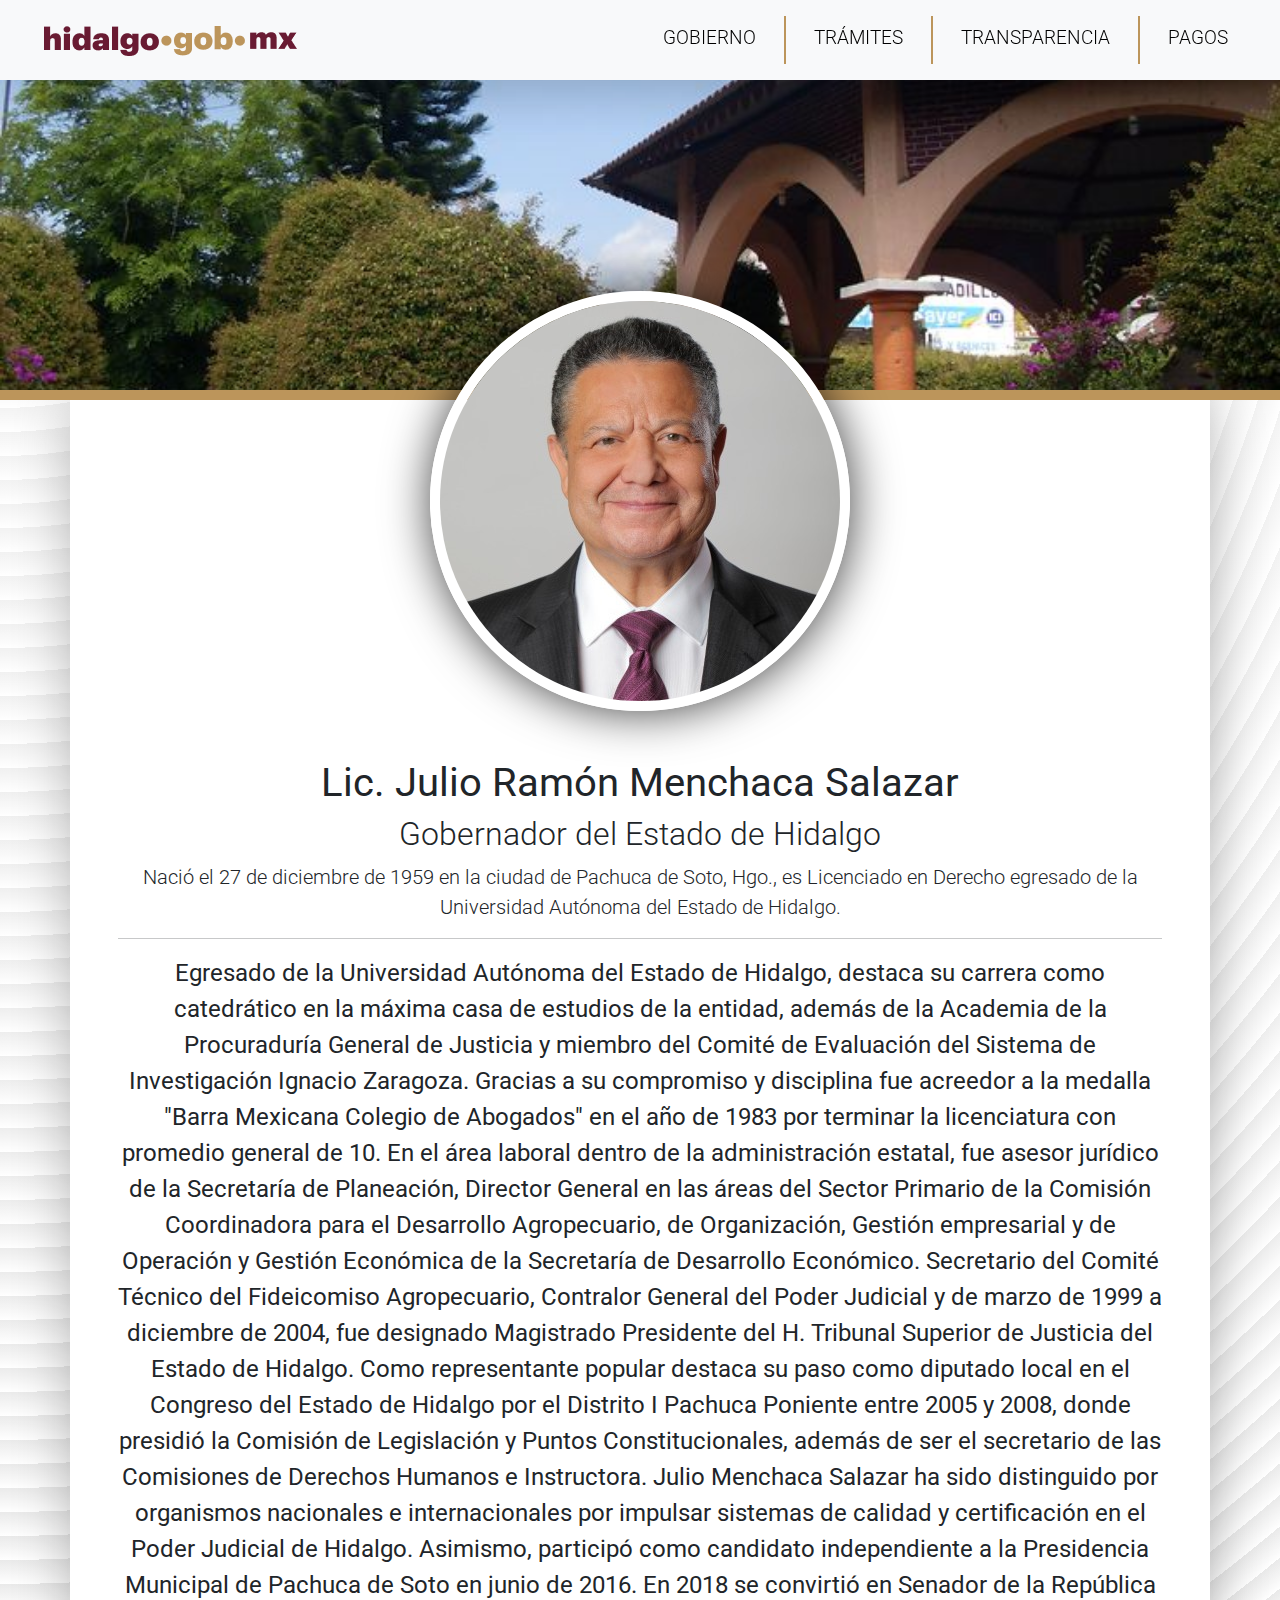
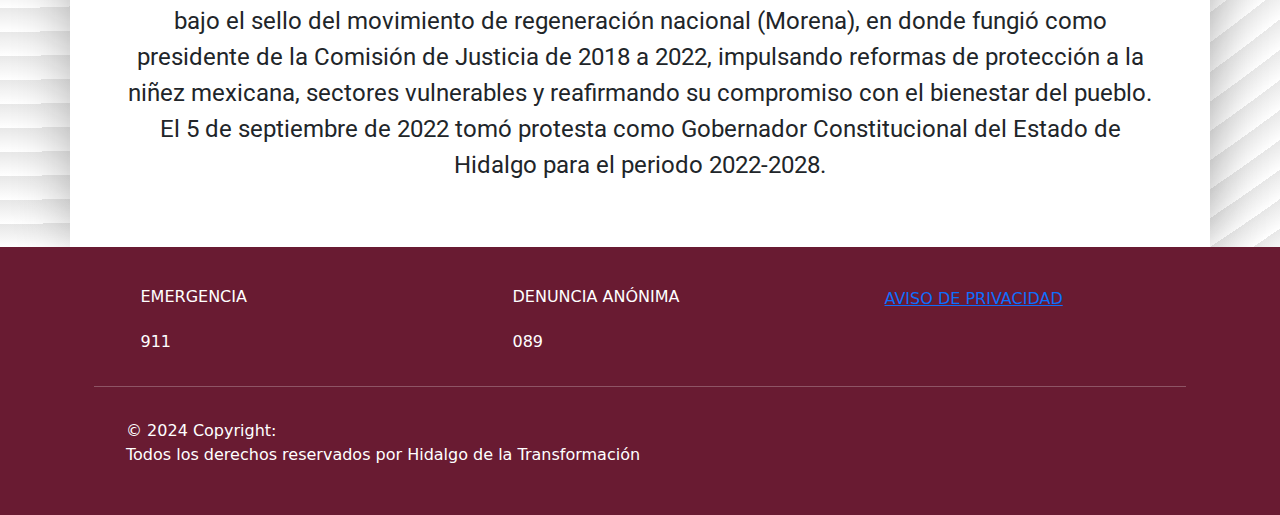
<file: Gobernador.html>
<!doctype html>
<html lang="en">

<head>
    <meta charset="utf-8">
    <meta name="viewport" content="width=device-width, initial-scale=1">

    <!-- PESTAÑA NAVEGADOR -->
    <link rel="shortcut icon" type="image/x-icon" href="https://cdn.hidalgo.gob.mx/logo.png">
    <title>Gobierno del Estado de Hidalgo</title>

    <!-- ROBOTO GOOGLE -->
    <link rel="preconnect" href="https://fonts.googleapis.com">
    <link rel="preconnect" href="https://fonts.gstatic.com" crossorigin>
    <link href="CSS/google-fonts/Roboto.css" rel="stylesheet" type="text/css" />
    <link
        href="https://fonts.googleapis.com/css2?family=Roboto:ital,wght@0,100;0,300;0,400;0,500;0,700;0,900;1,100;1,300;1,400;1,500;1,700;1,900&display=swap"
        rel="stylesheet">

    <!-- CSS BOOTSTRAP -->
    <link href="https://cdn.jsdelivr.net/npm/bootstrap@5.3.3/dist/css/bootstrap.min.css" rel="stylesheet"
        integrity="sha384-QWTKZyjpPEjISv5WaRU9OFeRpok6YctnYmDr5pNlyT2bRjXh0JMhjY6hW+ALEwIH" crossorigin="anonymous">

    <!-- CSS -->
    <link href="CSS/colores.css" rel="stylesheet" type="text/css" />
    <link href="CSS/navbar.css" rel="stylesheet" type="text/css" />
    <link href="CSS/gobernador.css" rel="stylesheet" type="text/css" />
    <link href="CSS/google-fonts/Roboto.css" rel="stylesheet" type="text/css" />
</head>

<body>
    <nav class="navbar navbar-expand-lg bg-body-tertiary fixed-top shadow-lg">
        <div class="container-fluid m-2">
            <a class="navbar-brand ms-4" href="index.html">
                <img src="IMG/logo.png" />
            </a>
            <button class="navbar-toggler" type="button" data-bs-toggle="collapse" data-bs-target="#navbarNav"
                aria-controls="navbarNav" aria-expanded="false" aria-label="Toggle navigation">
                <span class="navbar-toggler-icon"></span>
            </button>


            <div class="collapse navbar-collapse justify-content-end me-4" id="navbarNav">
                <ul class="navbar-nav">
                    <li class="nav-item">
                        <a class="nav-link nav-item-custom" data-bs-toggle="modal"
                            data-bs-target="#modalGob">GOBIERNO</a>
                    </li>
                    <li class="nav-item">
                        <div class="lineaVerticalNav"></div>
                    </li>
                    <li class="nav-item">
                        <a class="nav-link nav-item-custom" href="#">TRÁMITES</a>
                    </li>
                    <li class="nav-item">
                        <div class="lineaVerticalNav"></div>
                    </li>
                    <li class="nav-item">
                        <a class="nav-link nav-item-custom" href="#">TRANSPARENCIA</a>
                    </li>
                    <li class="nav-item">
                        <div class="lineaVerticalNav"></div>
                    </li>
                    <li class="nav-item">
                        <a class="nav-link nav-item-custom" href="#">PAGOS</a>
                    </li>
                </ul>
            </div>
        </div>
    </nav>

    <div class="col-12">
        <img src="IMG/Fondos/1.jpg" class="imgBackgroundGober" />
        <div class="container text-center p-5 fondoGober">
            <img src="IMG/Perfil/gobernador-hidalgo.jpg" class="fotoGob mb-5" />
            <h1 class="roboto-regular fs-1">Lic. Julio Ramón Menchaca Salazar </h1>
            <h2 class="roboto-light fs-2">Gobernador del Estado de Hidalgo</h2>
            <p class="roboto-light fs-5">Nació el 27 de diciembre de 1959 en la ciudad de Pachuca de Soto, Hgo., es Licenciado en Derecho egresado
                de la Universidad Autónoma del Estado de Hidalgo.</p>
            <hr>
            <p class="roboto-regular fs-4">Egresado de la Universidad Autónoma del Estado de Hidalgo, destaca su carrera como catedrático en la
                máxima casa de estudios de la entidad, además de la Academia de la Procuraduría General de Justicia y
                miembro del Comité de Evaluación del Sistema de Investigación Ignacio Zaragoza. Gracias a su compromiso
                y disciplina fue acreedor a la medalla "Barra Mexicana Colegio de Abogados" en el año de 1983 por
                terminar la licenciatura con promedio general de 10. En el área laboral dentro de la administración
                estatal, fue asesor jurídico de la Secretaría de Planeación, Director General en las áreas del Sector
                Primario de la Comisión Coordinadora para el Desarrollo Agropecuario, de Organización, Gestión
                empresarial y de Operación y Gestión Económica de la Secretaría de Desarrollo Económico. Secretario del
                Comité Técnico del Fideicomiso Agropecuario, Contralor General del Poder Judicial y de marzo de 1999 a
                diciembre de 2004, fue designado Magistrado Presidente del H. Tribunal Superior de Justicia del Estado
                de Hidalgo. Como representante popular destaca su paso como diputado local en el Congreso del Estado de
                Hidalgo por el Distrito I Pachuca Poniente entre 2005 y 2008, donde presidió la Comisión de Legislación
                y Puntos Constitucionales, además de ser el secretario de las Comisiones de Derechos Humanos e
                Instructora. Julio Menchaca Salazar ha sido distinguido por organismos nacionales e internacionales por
                impulsar sistemas de calidad y certificación en el Poder Judicial de Hidalgo. Asimismo, participó como
                candidato independiente a la Presidencia Municipal de Pachuca de Soto en junio de 2016. En 2018 se
                convirtió en Senador de la República bajo el sello del movimiento de regeneración nacional (Morena), en
                donde fungió como presidente de la Comisión de Justicia de 2018 a 2022, impulsando reformas de
                protección a la niñez mexicana, sectores vulnerables y reafirmando su compromiso con el bienestar del
                pueblo. El 5 de septiembre de 2022 tomó protesta como Gobernador Constitucional del Estado de Hidalgo
                para el periodo 2022-2028.</p>
        </div>
    </div>

    <footer class="text-center text-lg-start text-white">
        <div class="container p-4 pb-0">
            <section class="">
                <div class="row">
                    <div class="col-md-3 col-lg-3 col-xl-3 mx-auto mt-3">
                        <h6 class="text-uppercase mb-4 font-weight-bold">
                            Emergencia
                        </h6>
                        <p>
                            911
                        </p>
                    </div>

                    <hr class="w-100 clearfix d-md-none" />

                    <div class="col-md-3 col-lg-3 col-xl-3 mx-auto mt-3">
                        <h6 class="text-uppercase mb-4 font-weight-bold">
                            Denuncia Anónima
                        </h6>
                        <p>
                            089
                        </p>
                    </div>

                    <hr class="w-100 clearfix d-md-none" />

                    <div class="col-md-3 col-lg-3 col-xl-3 mx-auto mt-3">
                        <a class="text-uppercase mb-4 font-weight-bold" href="Aviso.pdf">          
                            Aviso de Privacidad              
                        </a>
                    </div>
                </div>
            </section>

            <hr class="my-3">

            <section class="p-3 pt-0">
                <div class="row d-flex align-items-center">
                    <div class="col-md-7 col-lg-8 text-center text-md-start">
                        <div class="p-3">
                            © 2024 Copyright:
                            <p class="text-white">Todos los derechos reservados por Hidalgo de la Transformación</p>
                        </div>
                    </div>
                </div>
            </section>
        </div>
    </footer>

    <!-- Modal Gobierno -->
    <div class="modal fade" id="modalGob" tabindex="-1">
        <div class="modal-dialog">
            <div class="modal-content">
                <div class="modal-header">
                    <h1 class="modal-title fs-5" id="exampleModalLabel">Gobierno</h1>
                    <button type="button" class="btn-close" data-bs-dismiss="modal" aria-label="Close"></button>
                </div>
                <div class="modal-body text-center">
                    <ul class="list-group list-group-flush">
                        <li class="list-group-item" onclick="location.href = 'Gobernador.html'">Gobernador</li>
                            <li class="list-group-item"
                                onclick="location.href = 'Dependencias_Estatales.html'">
                                Dependencias Estatales</li>
                            <li class="list-group-item"
                                onclick="location.href = 'Dependencias_Federales.html'">
                                Dependencias Federales</li>
                            <li class="list-group-item"
                                onclick="location.href = 'Gabinete.html'">
                                Gabinete</li>
                    </ul>
                </div>
            </div>
        </div>
    </div>


    <script src="https://cdn.jsdelivr.net/npm/bootstrap@5.3.3/dist/js/bootstrap.bundle.min.js"
        integrity="sha384-YvpcrYf0tY3lHB60NNkmXc5s9fDVZLESaAA55NDzOxhy9GkcIdslK1eN7N6jIeHz"
        crossorigin="anonymous"></script>
</body>

</html>
</file>
<file: CSS/google-fonts/Roboto.css>
.roboto-thin {
    font-family: "Roboto", sans-serif;
    font-weight: 100;
    font-style: normal;
  }
  
  .roboto-thin-italic {
    font-family: "Roboto", sans-serif;
    font-weight: 100;
    font-style: italic;
  }
  
  .roboto-light {
    font-family: "Roboto", sans-serif;
    font-weight: 300;
    font-style: normal;
  }
  
  .roboto-light-italic {
    font-family: "Roboto", sans-serif;
    font-weight: 300;
    font-style: italic;
  }
  
  .roboto-regular {
    font-family: "Roboto", sans-serif;
    font-weight: 400;
    font-style: normal;
  }
  
  .roboto-regular-italic {
    font-family: "Roboto", sans-serif;
    font-weight: 400;
    font-style: italic;
  }
  
  .roboto-medium {
    font-family: "Roboto", sans-serif;
    font-weight: 500;
    font-style: normal;
  }
  
  .roboto-medium-italic {
    font-family: "Roboto", sans-serif;
    font-weight: 500;
    font-style: italic;
  }
  
  .roboto-bold {
    font-family: "Roboto", sans-serif;
    font-weight: 700;
    font-style: normal;
  }
  
  .roboto-bold-italic {
    font-family: "Roboto", sans-serif;
    font-weight: 700;
    font-style: italic;
  }
  
  .roboto-black {
    font-family: "Roboto", sans-serif;
    font-weight: 900;
    font-style: normal;
  }
  
  .roboto-black-italic {
    font-family: "Roboto", sans-serif;
    font-weight: 900;
    font-style: italic;
  }
</file>
<file: CSS/colores.css>
:root{
    --ColorRojoMain: #691b32;
    --ColorDoradoMain: #bc955b;
}
</file>
<file: CSS/navbar.css>
.nav-item-custom {
    font-family: "Roboto", sans-serif;
    font-weight: 300;
    font-style: normal;
    color: black;
    font-size: 1.2em;
    border-bottom: 3px solid rgba(255, 255, 255, 0);
}

.nav-item-custom:hover {
    color: var(--ColorRojoMain);
    border-bottom: 2px solid var(--ColorRojoMain);
}

.lineaVerticalNav {
    background-color: var(--ColorDoradoMain);
    width: 2px;
    height: 100%;
    margin-left: 20px;
    margin-right: 20px;
}

footer{
    background-color: var(--ColorRojoMain);
}
</file>
<file: CSS/Dependencias.css>
body {
    background-color: #ffffff;
    opacity: 1;
    background-image: repeating-radial-gradient(circle at 0 0, transparent 0, #ffffff 24px), repeating-linear-gradient(#e5e5e555, #e5e5e5);
}

.fondoDiv {
    background-color: white;
    box-shadow: 0px 0px 55px -4px rgba(0, 0, 0, 0.31);
    -webkit-box-shadow: 0px 0px 55px -4px rgba(0, 0, 0, 0.31);
    -moz-box-shadow: 0px 0px 55px -4px rgba(0, 0, 0, 0.31);
}

.cardEstiloDep{
    border: none !important;
}
.cardEstiloDep > div > img{
    width: 400px;
    text-align: start;
}
</file>
<file: CSS/gobernador.css>
.imgBackgroundGober {
    width: 100%;
    height: 400px;
    object-fit: cover;
    border-bottom: 10px solid var(--ColorDoradoMain);
}

.fotoGob {
    border-radius: 50%;
    border: 10px solid rgb(255, 255, 255);
    box-shadow: 1px 1px 47px 0px rgba(0, 0, 0, 0.75);
    -webkit-box-shadow: 1px 1px 47px 0px rgba(0, 0, 0, 0.75);
    -moz-box-shadow: 1px 1px 47px 0px rgba(0, 0, 0, 0.75);
    margin-top: -15%;
}

body {
    background-color: #ffffff;
    opacity: 1;
    background-image: repeating-radial-gradient(circle at 0 0, transparent 0, #ffffff 24px), repeating-linear-gradient(#e5e5e555, #e5e5e5);
}

.fondoGober {
    background-color: white;
    box-shadow: 0px 0px 55px -4px rgba(0, 0, 0, 0.31);
    -webkit-box-shadow: 0px 0px 55px -4px rgba(0, 0, 0, 0.31);
    -moz-box-shadow: 0px 0px 55px -4px rgba(0, 0, 0, 0.31);
}
</file>
<file: CSS/gabinete.css>
.prfImg {
    border-radius: 50%;
    width: 100%;
    border: 10px solid rgb(255, 255, 255);
    box-shadow: 1px 1px 10px 0px rgba(0, 0, 0, 0.75);
    -webkit-box-shadow: 1px 1px 10px 0px rgba(0, 0, 0, 0.75);
    -moz-box-shadow: 1px 1px 10px 0px rgba(0, 0, 0, 0.75);
    margin-bottom: 20px;
}

.card {
    border: none !important;
    border-radius: 0%;
    border-bottom: 1px solid black !important;
    margin: 50px;
}
</file>
